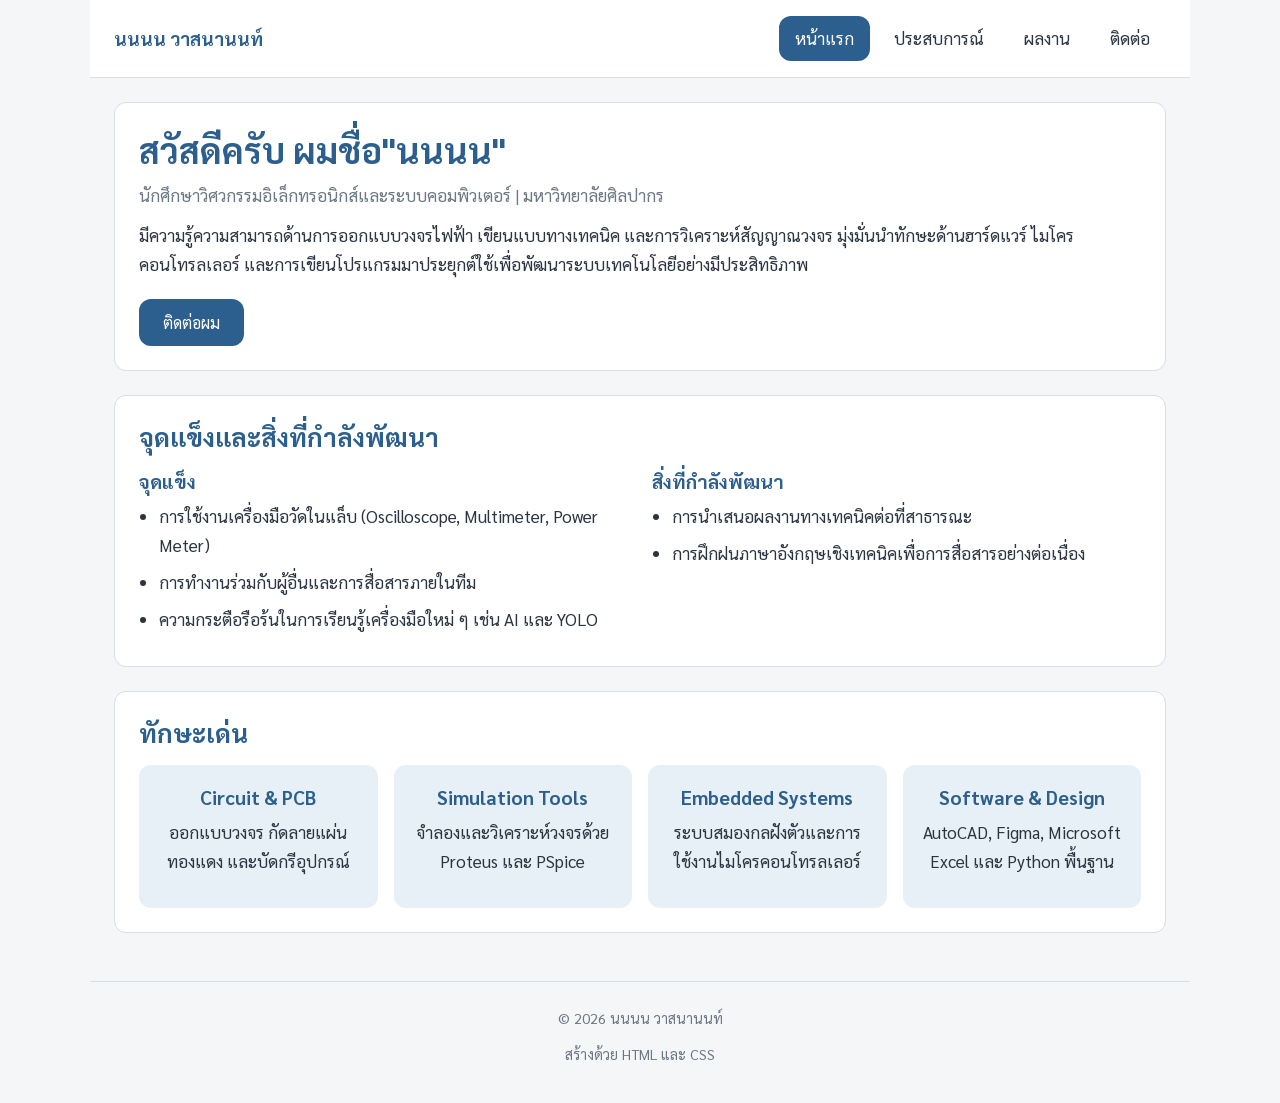
<file: index.html>
<!DOCTYPE html>
<html lang="th">
<head>
  <meta charset="UTF-8">
  <meta name="viewport" content="width=device-width, initial-scale=1.0">
  <title>หน้าแรก | นนนน วาสนานนท์</title>
  <link rel="preconnect" href="https://fonts.googleapis.com">
  <link href="https://fonts.googleapis.com/css2?family=Sarabun:wght@400;600;700&display=swap" rel="stylesheet">
  <link rel="stylesheet" href="style.css">
</head>
<body>

  <header class="site-header">
    <a href="index.html" class="logo">นนนน วาสนานนท์</a>
    <button class="menu-toggle" id="menu-toggle" aria-label="เปิดปิดเมนู" aria-expanded="false">&#9776;</button>
    <nav class="site-nav">
      <ul>
        <li><a href="index.html" class="active">หน้าแรก</a></li>
        <li><a href="experience.html">ประสบการณ์</a></li>
        <li><a href="projects.html">ผลงาน</a></li>
        <li><a href="contact.html">ติดต่อ</a></li>
      </ul>
    </nav>
  </header>

  <main>
    <section class="hero">
      <div class="hero-text">
        <h1>สวัสดีครับ ผมชื่อ"นนนน"</h1>
        <p class="tagline">นักศึกษาวิศวกรรมอิเล็กทรอนิกส์และระบบคอมพิวเตอร์ | มหาวิทยาลัยศิลปากร</p>
        <p>
          มีความรู้ความสามารถด้านการออกแบบวงจรไฟฟ้า เขียนแบบทางเทคนิค และการวิเคราะห์สัญญาณวงจร 
          มุ่งมั่นนำทักษะด้านฮาร์ดแวร์ ไมโครคอนโทรลเลอร์ และการเขียนโปรแกรมมาประยุกต์ใช้เพื่อพัฒนาระบบเทคโนโลยีอย่างมีประสิทธิภาพ
        </p>
        <a href="contact.html" class="btn">ติดต่อผม</a>
      </div>
    </section>

    <section class="about">
      <h2>จุดแข็งและสิ่งที่กำลังพัฒนา</h2>
      <div class="two-col">
        <div class="col">
          <h3>จุดแข็ง</h3>
          <ul>
            <li>การใช้งานเครื่องมือวัดในแล็บ (Oscilloscope, Multimeter, Power Meter)</li>
            <li>การทำงานร่วมกับผู้อื่นและการสื่อสารภายในทีม</li>
            <li>ความกระตือรือร้นในการเรียนรู้เครื่องมือใหม่ ๆ เช่น AI และ YOLO</li>
          </ul>
        </div>
        <div class="col">
          <h3>สิ่งที่กำลังพัฒนา</h3>
          <ul>
            <li>การนำเสนอผลงานทางเทคนิคต่อที่สาธารณะ</li>
            <li>การฝึกฝนภาษาอังกฤษเชิงเทคนิคเพื่อการสื่อสารอย่างต่อเนื่อง</li>
          </ul>
        </div>
      </div>
    </section>

    <section class="skills">
      <h2>ทักษะเด่น</h2>
      <div class="skill-grid">
        <div class="skill-card">
          <h3>Circuit & PCB</h3>
          <p>ออกแบบวงจร กัดลายแผ่นทองแดง และบัดกรีอุปกรณ์</p>
        </div>
        <div class="skill-card">
          <h3>Simulation Tools</h3>
          <p>จำลองและวิเคราะห์วงจรด้วย Proteus และ PSpice</p>
        </div>
        <div class="skill-card">
          <h3>Embedded Systems</h3>
          <p>ระบบสมองกลฝังตัวและการใช้งานไมโครคอนโทรลเลอร์</p>
        </div>
        <div class="skill-card">
          <h3>Software & Design</h3>
          <p>AutoCAD, Figma, Microsoft Excel และ Python พื้นฐาน</p>
        </div>
      </div>
    </section>
  </main>

  <footer class="site-footer">
    <p>&copy; 2026 นนนน วาสนานนท์</p>
    <p>สร้างด้วย HTML และ CSS</p>
  </footer>

  <script src="script.js"></script>
</body>
</html>
</file>
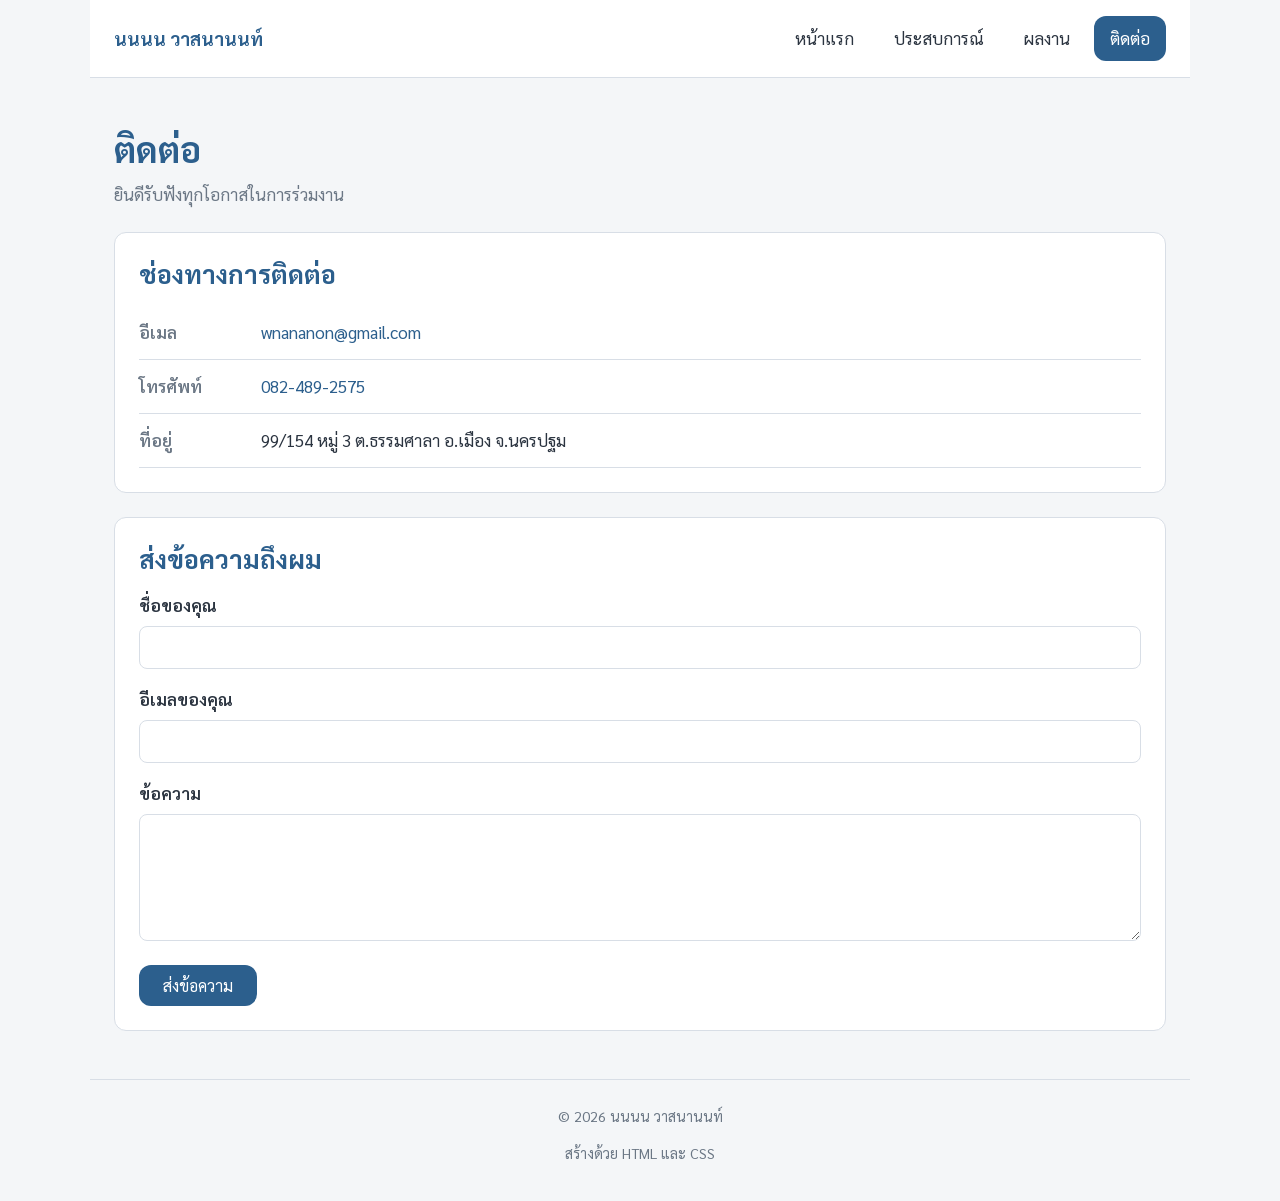
<file: contact.html>
<!DOCTYPE html>
<html lang="th">
<head>
  <meta charset="UTF-8">
  <meta name="viewport" content="width=device-width, initial-scale=1.0">
  <title>ติดต่อ | นนนน วาสนานนท์</title>
  <link rel="preconnect" href="https://fonts.googleapis.com">
  <link href="https://fonts.googleapis.com/css2?family=Sarabun:wght@400;600;700&display=swap" rel="stylesheet">
  <link rel="stylesheet" href="style.css">
</head>
<body>

  <header class="site-header">
    <a href="index.html" class="logo">นนนน วาสนานนท์</a>
    <button class="menu-toggle" id="menu-toggle" aria-label="เปิดปิดเมนู" aria-expanded="false">&#9776;</button>
    <nav class="site-nav">
      <ul>
        <li><a href="index.html">หน้าแรก</a></li>
        <li><a href="experience.html">ประสบการณ์</a></li>
        <li><a href="projects.html">ผลงาน</a></li>
        <li><a href="contact.html" class="active">ติดต่อ</a></li>
      </ul>
    </nav>
  </header>

  <main>
    <section class="page-head">
      <h1>ติดต่อ</h1>
      <p class="tagline">ยินดีรับฟังทุกโอกาสในการร่วมงาน</p>
    </section>

    <section>
      <h2>ช่องทางการติดต่อ</h2>
      <ul class="contact-list">
        <li>
          <span class="label">อีเมล</span>
          <a href="mailto:wnananon@gmail.com">wnananon@gmail.com</a>
        </li>
        <li>
          <span class="label">โทรศัพท์</span>
          <a href="tel:+66824892575">082-489-2575</a>
        </li>
        <li>
          <span class="label">ที่อยู่</span>
          <span>99/154 หมู่ 3 ต.ธรรมศาลา อ.เมือง จ.นครปฐม</span>
        </li>
      </ul>
    </section>

    <section>
      <h2>ส่งข้อความถึงผม</h2>
      <form class="contact-form" action="#" method="POST">
        <div class="field">
          <label for="name">ชื่อของคุณ</label>
          <input type="text" id="name" name="name" required>
        </div>
        <div class="field">
          <label for="email">อีเมลของคุณ</label>
          <input type="email" id="email" name="email" required>
        </div>
        <div class="field">
          <label for="message">ข้อความ</label>
          <textarea id="message" name="message" rows="5" required></textarea>
        </div>
        <button type="submit" class="btn">ส่งข้อความ</button>
      </form>
    </section>
  </main>

  <footer class="site-footer">
    <p>&copy; 2026 นนนน วาสนานนท์</p>
    <p>สร้างด้วย HTML และ CSS</p>
  </footer>

  <script src="script.js"></script>
</body>
</html>
</file>
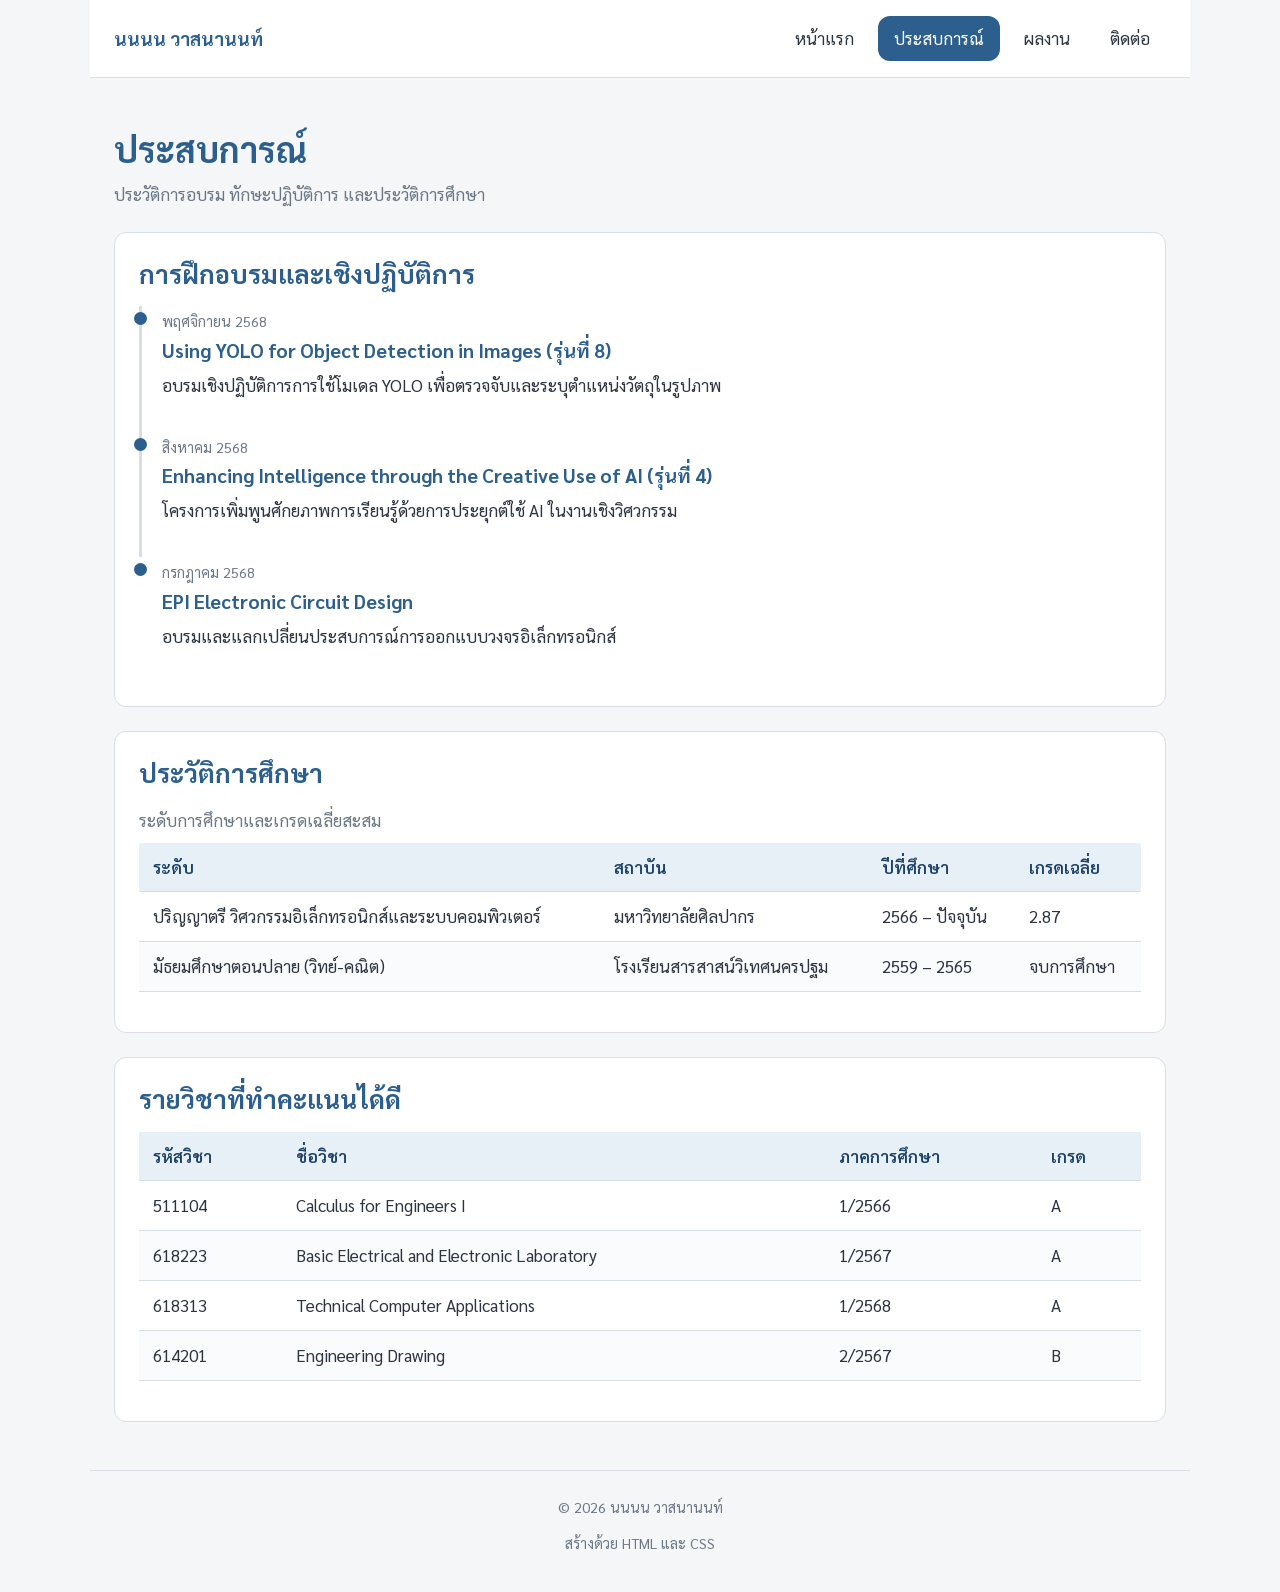
<file: experience.html>
<!DOCTYPE html>
<html lang="th">
<head>
  <meta charset="UTF-8">
  <meta name="viewport" content="width=device-width, initial-scale=1.0">
  <title>ประสบการณ์ | นนนน วาสนานนท์</title>
  <link rel="preconnect" href="https://fonts.googleapis.com">
  <link href="https://fonts.googleapis.com/css2?family=Sarabun:wght@400;600;700&display=swap" rel="stylesheet">
  <link rel="stylesheet" href="style.css">
</head>
<body>

  <header class="site-header">
    <a href="index.html" class="logo">นนนน วาสนานนท์</a>
    <button class="menu-toggle" id="menu-toggle" aria-label="เปิดปิดเมนู" aria-expanded="false">&#9776;</button>
    <nav class="site-nav">
      <ul>
        <li><a href="index.html">หน้าแรก</a></li>
        <li><a href="experience.html" class="active">ประสบการณ์</a></li>
        <li><a href="projects.html">ผลงาน</a></li>
        <li><a href="contact.html">ติดต่อ</a></li>
      </ul>
    </nav>
  </header>

  <main>
    <section class="page-head">
      <h1>ประสบการณ์</h1>
      <p class="tagline">ประวัติการอบรม ทักษะปฏิบัติการ และประวัติการศึกษา</p>
    </section>

    <section>
      <h2>การฝึกอบรมและเชิงปฏิบัติการ</h2>
      <div class="timeline">
        <article class="timeline-item">
          <span class="period">พฤศจิกายน 2568</span>
          <h3>Using YOLO for Object Detection in Images (รุ่นที่ 8)</h3>
          <p>อบรมเชิงปฏิบัติการการใช้โมเดล YOLO เพื่อตรวจจับและระบุตำแหน่งวัตถุในรูปภาพ</p>
        </article>
        <article class="timeline-item">
          <span class="period">สิงหาคม 2568</span>
          <h3>Enhancing Intelligence through the Creative Use of AI (รุ่นที่ 4)</h3>
          <p>โครงการเพิ่มพูนศักยภาพการเรียนรู้ด้วยการประยุกต์ใช้ AI ในงานเชิงวิศวกรรม</p>
        </article>
        <article class="timeline-item">
          <span class="period">กรกฎาคม 2568</span>
          <h3>EPI Electronic Circuit Design</h3>
          <p>อบรมและแลกเปลี่ยนประสบการณ์การออกแบบวงจรอิเล็กทรอนิกส์</p>
        </article>
      </div>
    </section>

    <section>
      <h2>ประวัติการศึกษา</h2>
      <table class="grade-table">
        <caption>ระดับการศึกษาและเกรดเฉลี่ยสะสม</caption>
        <thead>
          <tr>
            <th>ระดับ</th>
            <th>สถาบัน</th>
            <th>ปีที่ศึกษา</th>
            <th>เกรดเฉลี่ย</th>
          </tr>
        </thead>
        <tbody>
          <tr>
            <td>ปริญญาตรี วิศวกรรมอิเล็กทรอนิกส์และระบบคอมพิวเตอร์</td>
            <td>มหาวิทยาลัยศิลปากร</td>
            <td>2566 – ปัจจุบัน</td>
            <td>2.87</td>
          </tr>
          <tr>
            <td>มัธยมศึกษาตอนปลาย (วิทย์-คณิต)</td>
            <td>โรงเรียนสารสาสน์วิเทศนครปฐม</td>
            <td>2559 – 2565</td>
            <td>จบการศึกษา</td>
          </tr>
        </tbody>
      </table>
    </section>

    <section>
      <h2>รายวิชาที่ทำคะแนนได้ดี</h2>
      <table class="grade-table">
        <thead>
          <tr>
            <th>รหัสวิชา</th>
            <th>ชื่อวิชา</th>
            <th>ภาคการศึกษา</th>
            <th>เกรด</th>
          </tr>
        </thead>
        <tbody>
          <tr>
            <td>511104</td>
            <td>Calculus for Engineers I</td>
            <td>1/2566</td>
            <td>A</td>
          </tr>
          <tr>
            <td>618223</td>
            <td>Basic Electrical and Electronic Laboratory</td>
            <td>1/2567</td>
            <td>A</td>
          </tr>
          <tr>
            <td>618313</td>
            <td>Technical Computer Applications</td>
            <td>1/2568</td>
            <td>A</td>
          </tr>
          <tr>
            <td>614201</td>
            <td>Engineering Drawing</td>
            <td>2/2567</td>
            <td>B</td>
          </tr>
        </tbody>
      </table>
    </section>
  </main>

  <footer class="site-footer">
    <p>&copy; 2026 นนนน วาสนานนท์</p>
    <p>สร้างด้วย HTML และ CSS</p>
  </footer>

  <script src="script.js"></script>
</body>
</html>
</file>
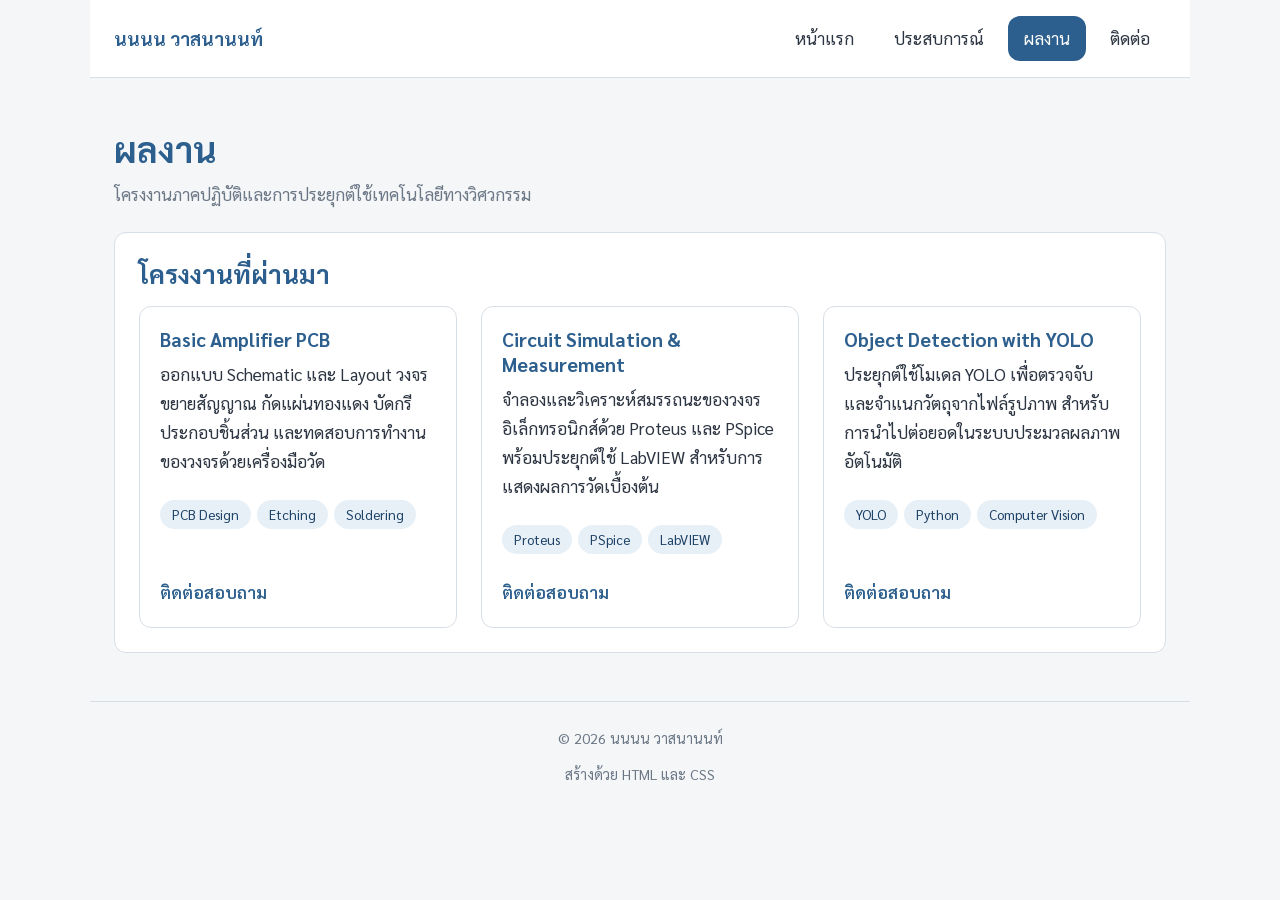
<file: projects.html>
<!DOCTYPE html>
<html lang="th">
<head>
  <meta charset="UTF-8">
  <meta name="viewport" content="width=device-width, initial-scale=1.0">
  <title>ผลงาน | นนนน วาสนานนท์</title>
  <link rel="preconnect" href="https://fonts.googleapis.com">
  <link href="https://fonts.googleapis.com/css2?family=Sarabun:wght@400;600;700&display=swap" rel="stylesheet">
  <link rel="stylesheet" href="style.css">
</head>
<body>

  <header class="site-header">
    <a href="index.html" class="logo">นนนน วาสนานนท์</a>
    <button class="menu-toggle" id="menu-toggle" aria-label="เปิดปิดเมนู" aria-expanded="false">&#9776;</button>
    <nav class="site-nav">
      <ul>
        <li><a href="index.html">หน้าแรก</a></li>
        <li><a href="experience.html">ประสบการณ์</a></li>
        <li><a href="projects.html" class="active">ผลงาน</a></li>
        <li><a href="contact.html">ติดต่อ</a></li>
      </ul>
    </nav>
  </header>

  <main>
    <section class="page-head">
      <h1>ผลงาน</h1>
      <p class="tagline">โครงงานภาคปฏิบัติและการประยุกต์ใช้เทคโนโลยีทางวิศวกรรม</p>
    </section>

    <section>
      <h2>โครงงานที่ผ่านมา</h2>
      <div class="project-grid">
        <article class="project-card">
          <div class="project-body">
            <h3>Basic Amplifier PCB</h3>
            <p>
              ออกแบบ Schematic และ Layout วงจรขยายสัญญาณ กัดแผ่นทองแดง 
              บัดกรีประกอบชิ้นส่วน และทดสอบการทำงานของวงจรด้วยเครื่องมือวัด
            </p>
            <ul class="tech-list">
              <li>PCB Design</li>
              <li>Etching</li>
              <li>Soldering</li>
            </ul>
            <div class="project-links">
              <a href="contact.html">ติดต่อสอบถาม</a>
            </div>
          </div>
        </article>

        <article class="project-card">
          <div class="project-body">
            <h3>Circuit Simulation & Measurement</h3>
            <p>
              จำลองและวิเคราะห์สมรรถนะของวงจรอิเล็กทรอนิกส์ด้วย Proteus และ PSpice 
              พร้อมประยุกต์ใช้ LabVIEW สำหรับการแสดงผลการวัดเบื้องต้น
            </p>
            <ul class="tech-list">
              <li>Proteus</li>
              <li>PSpice</li>
              <li>LabVIEW</li>
            </ul>
            <div class="project-links">
              <a href="contact.html">ติดต่อสอบถาม</a>
            </div>
          </div>
        </article>

        <article class="project-card">
          <div class="project-body">
            <h3>Object Detection with YOLO</h3>
            <p>
              ประยุกต์ใช้โมเดล YOLO เพื่อตรวจจับและจำแนกวัตถุจากไฟล์รูปภาพ 
              สำหรับการนำไปต่อยอดในระบบประมวลผลภาพอัตโนมัติ
            </p>
            <ul class="tech-list">
              <li>YOLO</li>
              <li>Python</li>
              <li>Computer Vision</li>
            </ul>
            <div class="project-links">
              <a href="contact.html">ติดต่อสอบถาม</a>
            </div>
          </div>
        </article>
      </div>
    </section>
  </main>

  <footer class="site-footer">
    <p>&copy; 2026 นนนน วาสนานนท์</p>
    <p>สร้างด้วย HTML และ CSS</p>
  </footer>

  <script src="script.js"></script>
</body>
</html>
</file>
<file: style.css>
/* 1. รีเซ็ตค่าเริ่มต้น */
* {
  margin: 0;
  padding: 0;
  box-sizing: border-box;
}

/* 2. ตัวแปรของทั้งเว็บ */
:root {
  --brand: #2c5f8d;
  --brand-dark: #1d4266;
  --brand-light: #e8f0f7;
  --text: #2b3440;
  --text-muted: #6b7785;
  --bg: #f4f6f8;
  --surface: #ffffff;
  --border: #d8dee6;
  --gap: 24px;
  --radius: 12px;
  --max-width: 1100px;
}

/* 3. สไตล์พื้นฐานและตัวอักษร */
body {
  font-family: "Sarabun", "Segoe UI", Tahoma, sans-serif;
  font-size: 17px;
  line-height: 1.7;
  color: var(--text);
  background-color: var(--bg);
}

h1, h2, h3 {
  line-height: 1.3;
  color: var(--brand);
}

h1 { font-size: 2.2rem; margin-bottom: 8px; }
h2 { font-size: 1.6rem; margin-bottom: 16px; }
h3 { font-size: 1.2rem; margin-bottom: 8px; }
p { margin-bottom: 12px; }

a {
  color: var(--brand);
  text-decoration: none;
}

a:hover {
  text-decoration: underline;
}

.tagline {
  color: var(--text-muted);
  font-size: 1.05rem;
}

/* 4. แถบเมนูด้านบน */
.site-header {
  display: flex;
  justify-content: space-between;
  align-items: center;
  flex-wrap: wrap;
  gap: 16px;
  max-width: var(--max-width);
  margin: 0 auto;
  padding: 16px 24px;
  background-color: var(--surface);
  border-bottom: 1px solid var(--border);
}

.logo {
  font-size: 1.15rem;
  font-weight: 700;
  color: var(--brand);
}

.site-nav ul {
  display: flex;
  list-style: none;
  gap: 8px;
  flex-wrap: wrap;
}

.site-nav a {
  display: block;
  padding: 8px 16px;
  border-radius: var(--radius);
  color: var(--text);
  transition: background-color 0.2s, color 0.2s;
}

.site-nav a:hover {
  background-color: var(--brand-light);
  text-decoration: none;
}

.site-nav a.active {
  background-color: var(--brand);
  color: #ffffff;
}

/* 5. โครงหลักของเนื้อหา */
main {
  max-width: var(--max-width);
  margin: 0 auto;
  padding: var(--gap) 24px;
}

section {
  background-color: var(--surface);
  border: 1px solid var(--border);
  border-radius: var(--radius);
  padding: var(--gap);
  margin-bottom: var(--gap);
}

.page-head {
  background-color: transparent;
  border: none;
  padding-left: 0;
  padding-bottom: 0;
}

/* 6. ปุ่ม */
.btn {
  display: inline-block;
  padding: 10px 24px;
  margin-top: 8px;
  background-color: var(--brand);
  color: #ffffff;
  border: none;
  border-radius: var(--radius);
  font-size: 1rem;
  font-family: inherit;
  cursor: pointer;
  transition: background-color 0.2s;
}

.btn:hover {
  background-color: var(--brand-dark);
  text-decoration: none;
}

/* 7. ท้ายเว็บ */
.site-footer {
  max-width: var(--max-width);
  margin: 0 auto;
  padding: var(--gap) 24px;
  text-align: center;
  color: var(--text-muted);
  font-size: 0.9rem;
  border-top: 1px solid var(--border);
}

/* 8. หน้า Home: ส่วนแนะนำตัว */
.hero {
  display: flex;
  align-items: center;
  gap: var(--gap);
  flex-wrap: wrap;
}

.avatar {
  width: 180px;
  height: 180px;
  object-fit: cover;
  border-radius: 50%;
  border: 4px solid var(--brand);
}

.hero-text {
  flex: 1;
  min-width: 260px;
}

/* 9. สองคอลัมน์ จุดแข็ง / กำลังพัฒนา */
.two-col {
  display: flex;
  gap: var(--gap);
  flex-wrap: wrap;
}

.two-col .col {
  flex: 1;
  min-width: 280px;
}

.two-col ul {
  padding-left: 20px;
}

.two-col li {
  margin-bottom: 8px;
}

/* 10. ตารางการ์ดทักษะ */
.skill-grid {
  display: grid;
  grid-template-columns: repeat(auto-fit, minmax(200px, 1fr));
  gap: 16px;
}

.skill-card {
  padding: 20px;
  background-color: var(--brand-light);
  border-radius: var(--radius);
  text-align: center;
  transition: transform 0.2s;
}

.skill-card:hover {
  transform: translateY(-4px);
}

/* 11. ตารางการ์ดผลงาน */
.project-grid {
  display: grid;
  grid-template-columns: repeat(auto-fit, minmax(280px, 1fr));
  gap: var(--gap);
}

.project-card {
  display: flex;
  flex-direction: column;
  overflow: hidden;
  background-color: var(--surface);
  border: 1px solid var(--border);
  border-radius: var(--radius);
  transition: box-shadow 0.2s;
}

.project-card:hover {
  box-shadow: 0 6px 20px rgba(0, 0, 0, 0.1);
}

.project-card img {
  width: 100%;
  height: 180px;
  object-fit: cover;
}

.project-body {
  padding: 20px;
  display: flex;
  flex-direction: column;
  flex: 1;
}

.tech-list {
  display: flex;
  flex-wrap: wrap;
  gap: 6px;
  list-style: none;
  margin: 12px 0;
}

.tech-list li {
  padding: 3px 12px;
  background-color: var(--brand-light);
  color: var(--brand-dark);
  border-radius: 999px;
  font-size: 0.85rem;
}

.project-links {
  display: flex;
  gap: 12px;
  margin-top: auto;
  padding-top: 12px;
}

.project-links a {
  font-weight: 600;
}

/* 12. ตารางเกรด */
.grade-table {
  width: 100%;
  border-collapse: collapse;
  margin-bottom: 16px;
}

.grade-table caption {
  text-align: left;
  color: var(--text-muted);
  padding-bottom: 8px;
}

.grade-table th,
.grade-table td {
  padding: 10px 14px;
  border-bottom: 1px solid var(--border);
  text-align: left;
}

.grade-table th {
  background-color: var(--brand-light);
  color: var(--brand-dark);
  font-weight: 600;
}

.grade-table tbody tr:nth-child(even) {
  background-color: #fafbfc;
}

.grade-table tbody tr:hover {
  background-color: var(--brand-light);
}

/* 13. ไทม์ไลน์ประสบการณ์ */
.timeline-item {
  padding: 0 20px 20px;
  border-left: 3px solid var(--border);
  position: relative;
}

.timeline-item:last-child {
  border-left-color: transparent;
}

.timeline-item::before {
  content: "";
  position: absolute;
  left: -8px;
  top: 6px;
  width: 13px;
  height: 13px;
  background-color: var(--brand);
  border-radius: 50%;
}

.period {
  display: inline-block;
  color: var(--text-muted);
  font-size: 0.9rem;
  margin-bottom: 4px;
}

/* 14. หน้าติดต่อและฟอร์ม */
.contact-list {
  list-style: none;
}

.contact-list li {
  display: flex;
  gap: 12px;
  flex-wrap: wrap;
  padding: 12px 0;
  border-bottom: 1px solid var(--border);
}

.contact-list .label {
  min-width: 110px;
  font-weight: 600;
  color: var(--text-muted);
}

.contact-form .field {
  display: flex;
  flex-direction: column;
  margin-bottom: 16px;
}

.contact-form label {
  margin-bottom: 6px;
  font-weight: 600;
}

.contact-form input,
.contact-form textarea {
  padding: 10px 12px;
  border: 1px solid var(--border);
  border-radius: 8px;
  font-family: inherit;
  font-size: 1rem;
}

.contact-form input:focus,
.contact-form textarea:focus {
  outline: none;
  border-color: var(--brand);
  box-shadow: 0 0 3px var(--brand-light);
}

/* ปุ่มแฮมเบอร์เกอร์ */
.menu-toggle {
  display: none;
  background: none;
  border: 1px solid var(--border);
  border-radius: 8px;
  padding: 6px 12px;
  font-size: 1.4rem;
  color: var(--brand);
  cursor: pointer;
}

/* 15. Responsive จอแท็บเล็ตและมือถือ */
@media (max-width: 768px) {
  body {
    font-size: 16px;
  }
  .site-header {
    flex-direction: column;
    text-align: center;
  }
  .menu-toggle {
    display: block;
  }
  .site-nav {
    display: none;
    width: 100%;
  }
  .site-nav.open {
    display: block;
  }
  .site-nav ul {
    flex-direction: column;
  }
  .hero {
    flex-direction: column;
    text-align: center;
  }
  h1 { font-size: 1.7rem; }
  h2 { font-size: 1.35rem; }
  main {
    padding: 16px;
  }
  section {
    padding: 18px;
  }
}

/* 16. จอมือถือขนาดเล็ก */
@media (max-width: 480px) {
  .avatar {
    width: 140px;
    height: 140px;
  }
  .grade-table {
    display: block;
    overflow-x: auto;
    white-space: nowrap;
  }
  .btn {
    display: block;
    text-align: center;
  }
}

/* 17. โหมดสั่งพิมพ์ */
@media print {
  .site-header,
  .site-footer,
  .btn {
    display: none;
  }
  section {
    border: none;
    page-break-inside: avoid;
  }
}
</file>
